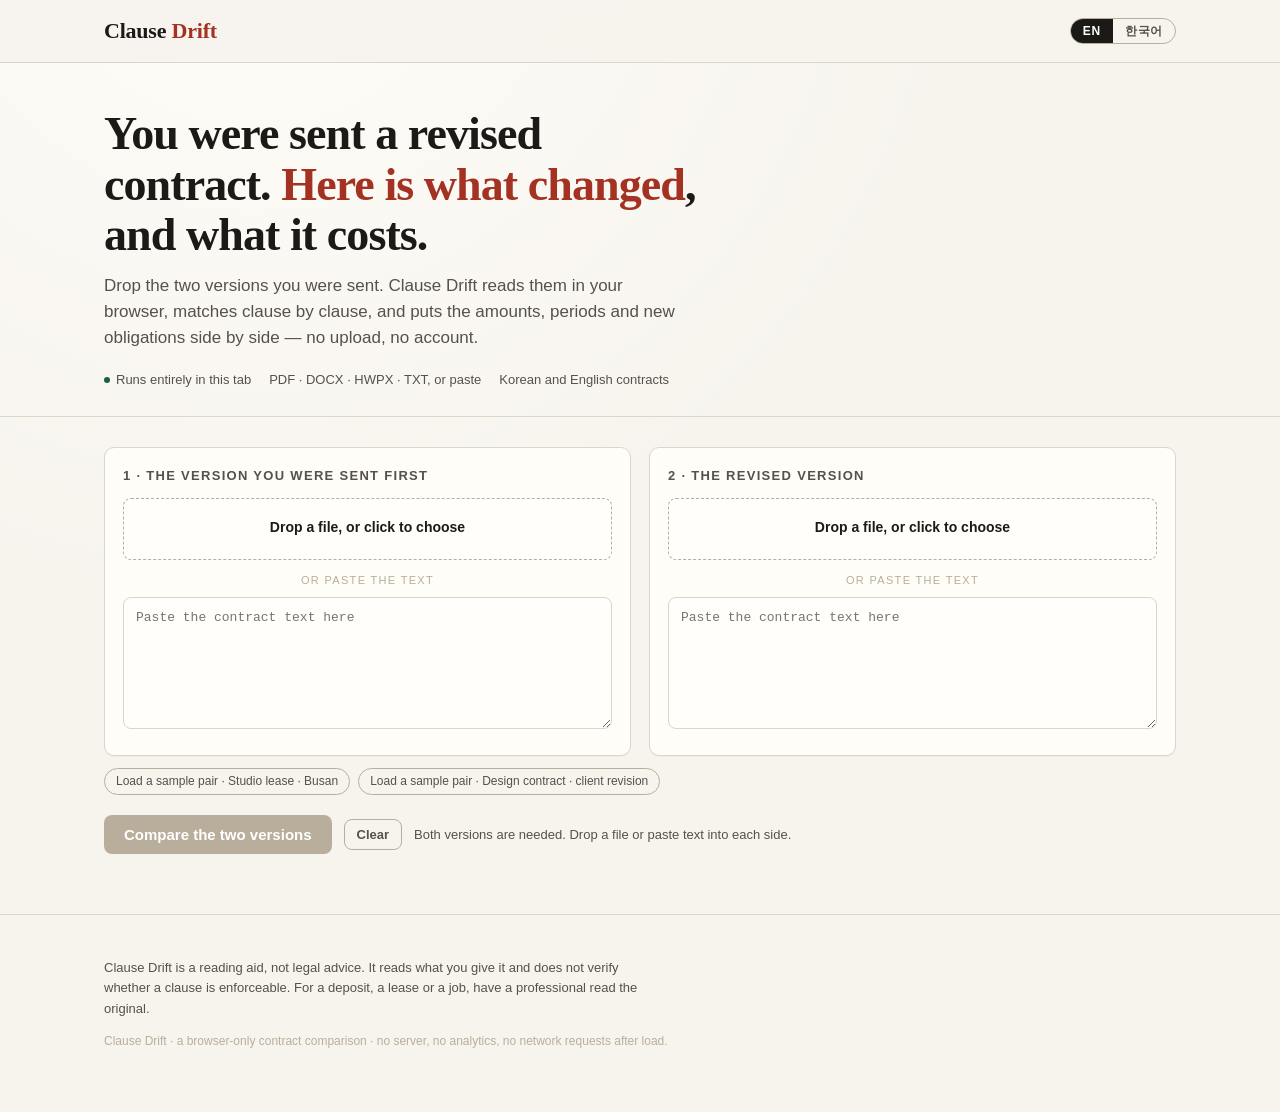
<file: docs/index.html>
<!doctype html>
<html lang="en">
<head>
<meta charset="utf-8" />
<meta name="viewport" content="width=device-width, initial-scale=1" />
<title>Clause Drift — what changed in the contract you were sent</title>
<meta name="description" content="Compare two versions of a contract in your browser: the amounts, the periods and the new obligations, clause by clause. Nothing is uploaded." />
<meta name="color-scheme" content="light" />
<link rel="icon" href="data:image/svg+xml,%3Csvg xmlns='http://www.w3.org/2000/svg' viewBox='0 0 32 32'%3E%3Crect width='32' height='32' rx='6' fill='%23f7f4ee'/%3E%3Cpath d='M8 10h16M8 16h10M8 22h13' stroke='%231b1a17' stroke-width='2'/%3E%3Cpath d='M22 14l4 4-4 4' stroke='%23a33223' stroke-width='2' fill='none'/%3E%3C/svg%3E" />
<link rel="stylesheet" href="style.css" />
</head>
<body>
<header class="top">
  <div class="wrap">
    <a class="brand" href="./">
      <span class="mark">Clause <span>Drift</span></span>
      <span class="sub" data-i18n="app.tagline" style="display:none"></span>
    </a>
    <span class="spacer"></span>
    <div class="lang" role="group" aria-label="Language">
      <button type="button" data-lang="en" aria-pressed="true">EN</button>
      <button type="button" data-lang="ko" aria-pressed="false">한국어</button>
    </div>
  </div>
</header>

<main>
  <section class="hero">
    <div class="wrap">
      <h1 id="tagline">You were sent a revised contract. <em>Here is what changed</em>, and what it costs.</h1>
      <p class="lede" id="lede">Drop the two versions you were sent. Clause Drift reads them in your browser, matches clause by clause, and puts the amounts, periods and new obligations side by side — no upload, no account.</p>
      <div class="meta">
        <span><span class="dot"></span><span data-i18n="meta.offline">Runs entirely in this tab</span></span>
        <span data-i18n="meta.formats">PDF · DOCX · HWPX · TXT, or paste</span>
        <span data-i18n="meta.langs">Korean and English contracts</span>
      </div>
    </div>
  </section>

  <section>
    <div class="wrap">
      <div class="inputs">
        <div class="panel">
          <h2 id="label-a">1 · The version you were sent first</h2>
          <div class="drop" id="drop-a" tabindex="0" role="button" aria-labelledby="label-a">
            <strong id="drop-a-title">Drop a file, or click to choose</strong>
            <span id="drop-a-file" class="file"></span>
            <div id="drop-a-count" class="count"></div>
            <input type="file" id="file-a" accept=".txt,.md,.pdf,.docx,.hwpx,.odt,.csv,text/plain,application/pdf" hidden />
          </div>
          <div class="or" id="or-a">or paste the text</div>
          <label for="text-a" class="sr" hidden>Paste the contract text</label>
          <textarea id="text-a" spellcheck="false" aria-label="Earlier version text"></textarea>
        </div>

        <div class="panel">
          <h2 id="label-b">2 · The revised version</h2>
          <div class="drop" id="drop-b" tabindex="0" role="button" aria-labelledby="label-b">
            <strong id="drop-b-title">Drop a file, or click to choose</strong>
            <span id="drop-b-file" class="file"></span>
            <div id="drop-b-count" class="count"></div>
            <input type="file" id="file-b" accept=".txt,.md,.pdf,.docx,.hwpx,.odt,.csv,text/plain,application/pdf" hidden />
          </div>
          <div class="or" id="or-b">or paste the text</div>
          <textarea id="text-b" spellcheck="false" aria-label="Revised version text"></textarea>
        </div>
      </div>

      <div class="samples">
        <button type="button" data-sample="lease">Load a sample pair · Studio lease (Korean)</button>
        <button type="button" data-sample="freelance">Load a sample pair · Design contract (English)</button>
      </div>

      <div class="actions">
        <button type="button" class="btn" id="run" disabled>Compare the two versions</button>
        <button type="button" class="btn ghost small" id="clear">Clear</button>
        <span class="hint" id="status"></span>
      </div>
    </div>
  </section>

  <section class="results" id="results" aria-live="polite">
    <div class="wrap" id="results-body"></div>
  </section>
</main>

<footer class="foot">
  <div class="wrap">
    <p class="disc" id="disclaimer"></p>
    <p class="src">Clause Drift · a browser-only contract comparison · no server, no analytics, no network requests after load.</p>
  </div>
</footer>

<div class="toast" id="toast" role="status"></div>

<script type="module" src="app.js"></script>
</body>
</html>
</file>
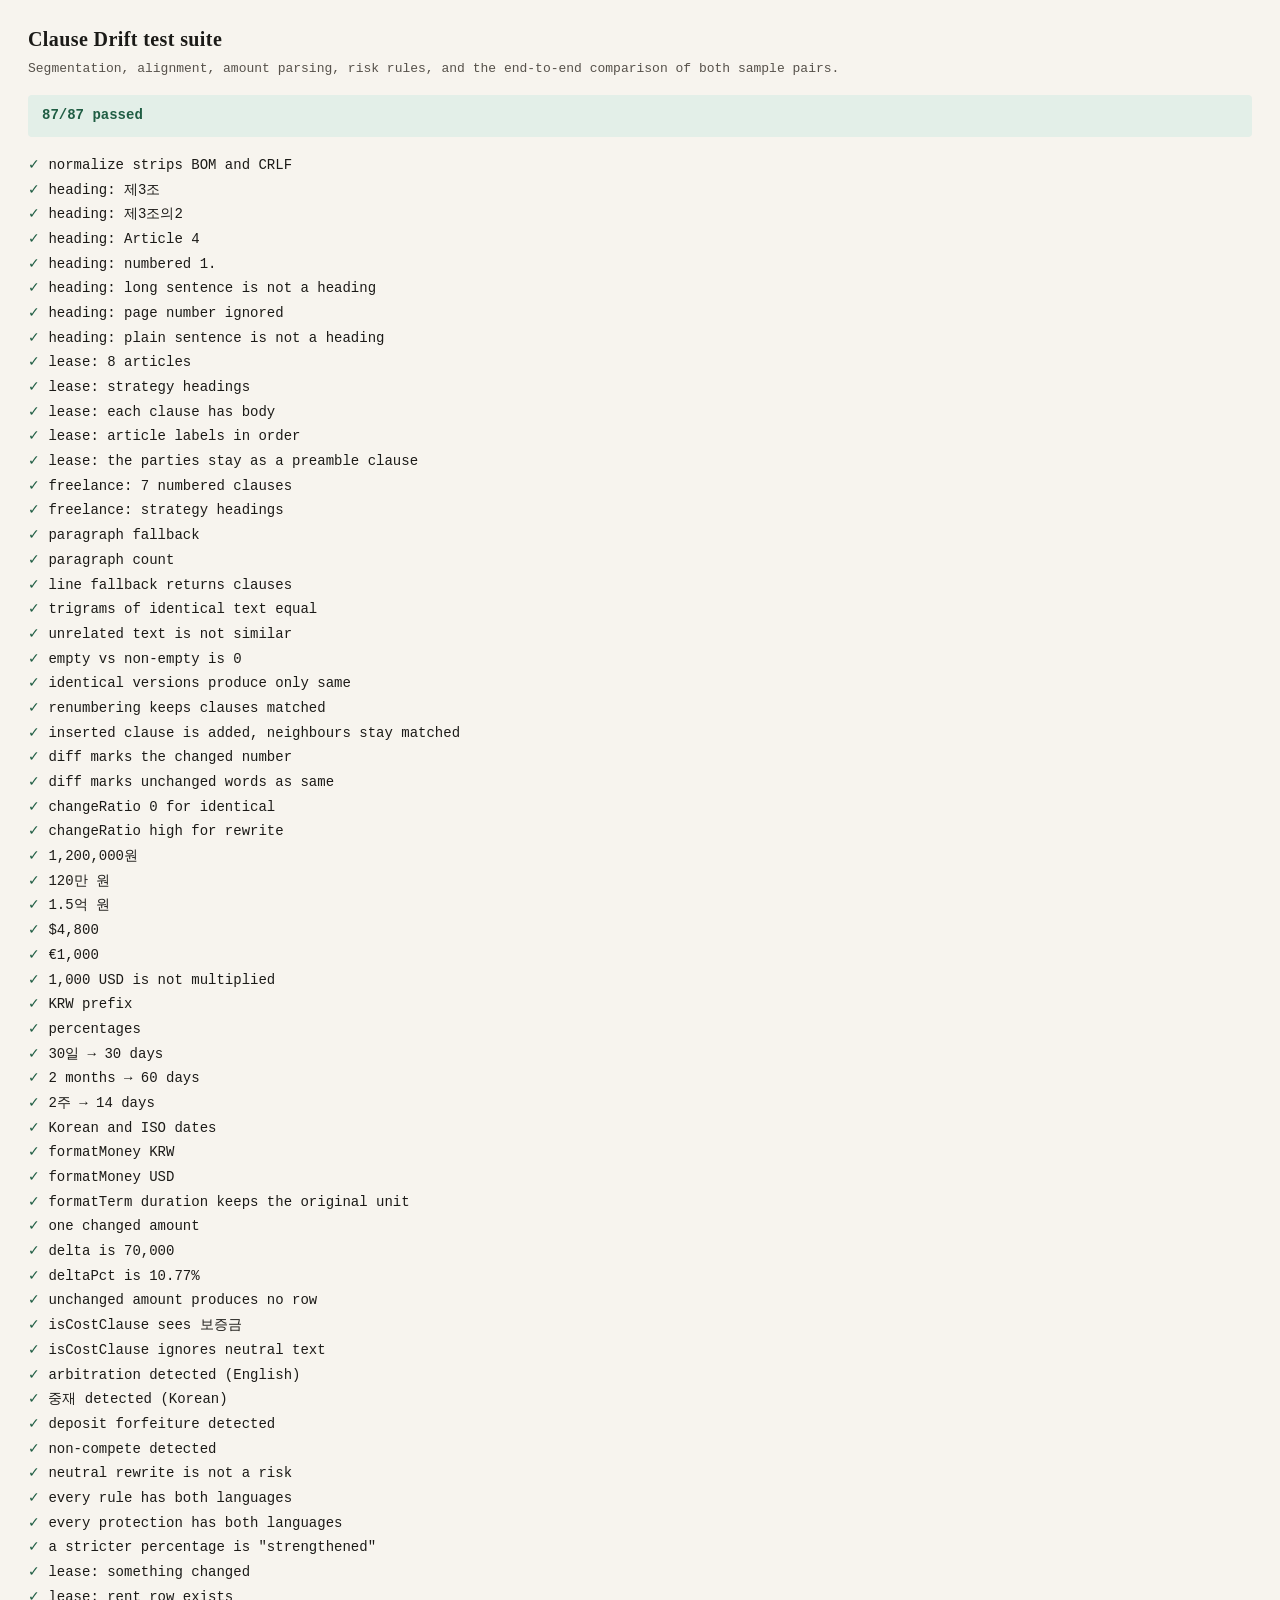
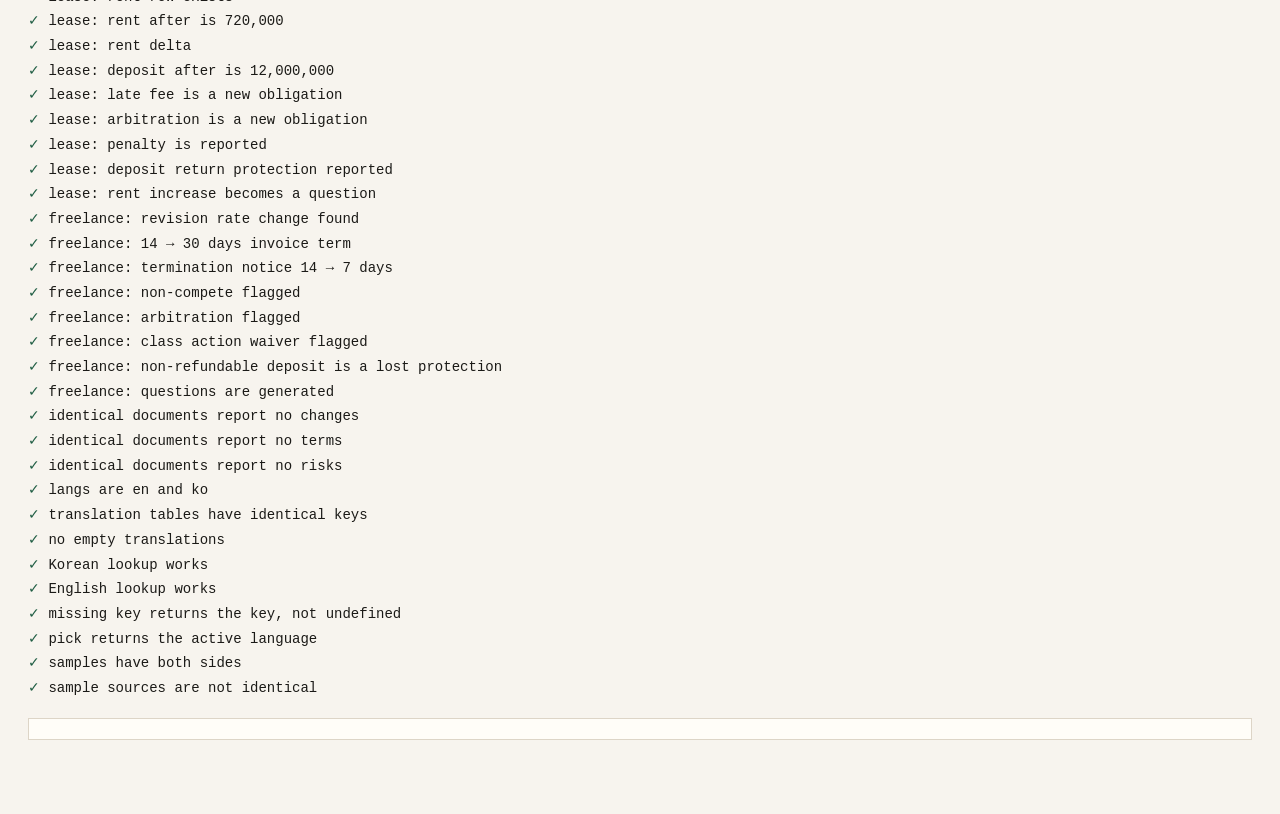
<file: docs/tests.html>
<!doctype html>
<html lang="en">
<head>
<meta charset="utf-8" />
<title>Clause Drift · tests</title>
<link rel="icon" href="data:image/svg+xml,%3Csvg xmlns='http://www.w3.org/2000/svg' viewBox='0 0 32 32'%3E%3Crect width='32' height='32' fill='%23f7f4ee'/%3E%3C/svg%3E" />
<style>
  body { font: 14px/1.55 ui-monospace, SFMono-Regular, Menlo, monospace; background: #f7f4ee; color: #1b1a17; margin: 0; padding: 24px 28px 60px; }
  h1 { font-family: Georgia, serif; font-size: 20px; letter-spacing: .02em; margin: 0 0 4px; }
  p.sub { color: #56514a; margin: 0 0 16px; font-size: 13px; }
  .summary { padding: 10px 14px; border-radius: 4px; margin: 12px 0 18px; font-weight: 600; }
  .ok { background: #e3efe8; color: #1f5d43; }
  .fail { background: #f8e7e3; color: #a33223; }
  ul { list-style: none; padding: 0; margin: 0; }
  li { margin: 3px 0; padding-left: 1.4em; text-indent: -1.4em; }
  li.pass::before { content: "✓ "; color: #1f5d43; }
  li.fail-item::before { content: "✗ "; color: #a33223; }
  li.fail-item { color: #a33223; }
  pre { background: #fffdf8; border: 1px solid #ddd5c7; padding: 10px; overflow: auto; margin-top: 18px; }
</style>
</head>
<body>
<h1>Clause Drift test suite</h1>
<p class="sub">Segmentation, alignment, amount parsing, risk rules, and the end-to-end comparison of both sample pairs.</p>
<div id="summary" class="summary">running…</div>
<ul id="list"></ul>
<pre id="detail"></pre>
<script type="module" src="tests.js"></script>
</body>
</html>
</file>
<file: docs/style.css>
:root {
  --paper: #f7f4ee;
  --paper-2: #fffdf8;
  --ink: #1b1a17;
  --ink-soft: #56514a;
  --line: #ddd5c7;
  --line-strong: #b9ae9b;
  --accent: #1f3d5c;
  --red: #a33223;
  --red-bg: #f8e7e3;
  --green: #1f5d43;
  --green-bg: #e3efe8;
  --amber: #7a5200;
  --amber-bg: #f7eeda;
  --serif: "Iowan Old Style", "Palatino Linotype", Palatino, Georgia, "Times New Roman", serif;
  --sans: -apple-system, BlinkMacSystemFont, "Segoe UI", "Helvetica Neue", Arial, "Apple SD Gothic Neo", "Malgun Gothic", sans-serif;
  --mono: ui-monospace, SFMono-Regular, Menlo, Consolas, monospace;
}

* { box-sizing: border-box; }

html { -webkit-text-size-adjust: 100%; }

body {
  margin: 0;
  background: var(--paper);
  color: var(--ink);
  font: 16px/1.55 var(--sans);
  background-image: radial-gradient(circle at 20% -10%, #fffdf8 0%, transparent 45%);
}

a { color: var(--accent); }

.wrap { max-width: 1120px; margin: 0 auto; padding: 0 24px; }

header.top {
  border-bottom: 1px solid var(--line);
  background: rgba(247, 244, 238, .92);
  position: sticky; top: 0; z-index: 20;
  backdrop-filter: blur(6px);
}
header.top .wrap { display: flex; align-items: center; gap: 16px; height: 62px; }
.brand { display: flex; align-items: baseline; gap: 10px; text-decoration: none; color: var(--ink); }
.brand .mark {
  font-family: var(--serif);
  font-size: 22px; font-weight: 700; letter-spacing: -.01em;
}
.brand .mark span { color: var(--red); }
.brand .sub { font-size: 12px; color: var(--ink-soft); letter-spacing: .12em; text-transform: uppercase; }
.spacer { flex: 1; }
.lang { display: flex; border: 1px solid var(--line-strong); border-radius: 999px; overflow: hidden; }
.lang button {
  border: 0; background: transparent; padding: 6px 12px; font: 600 12px/1 var(--sans);
  color: var(--ink-soft); cursor: pointer; letter-spacing: .06em;
}
.lang button[aria-pressed="true"] { background: var(--ink); color: #fff; }

.hero { padding: 46px 0 26px; border-bottom: 1px solid var(--line); }
.hero h1 {
  font-family: var(--serif); font-weight: 600; font-size: 46px; line-height: 1.1;
  margin: 0 0 12px; letter-spacing: -.02em; max-width: 26ch;
}
.hero h1 em { font-style: normal; color: var(--red); }
.hero p.lede { max-width: 62ch; color: var(--ink-soft); font-size: 17px; margin: 0; }
.hero .meta { margin-top: 18px; display: flex; gap: 18px; flex-wrap: wrap; font-size: 13px; color: var(--ink-soft); }
.hero .meta span { display: inline-flex; align-items: center; gap: 6px; }
.dot { width: 6px; height: 6px; border-radius: 50%; background: var(--green); display: inline-block; }

section { padding: 30px 0; }

.inputs { display: grid; grid-template-columns: 1fr 1fr; gap: 18px; }
.panel {
  background: var(--paper-2);
  border: 1px solid var(--line);
  border-radius: 10px;
  padding: 18px;
  box-shadow: 0 1px 0 rgba(27, 26, 23, .03);
  min-width: 0;
}
.panel h2 { font-size: 13px; letter-spacing: .1em; text-transform: uppercase; color: var(--ink-soft); margin: 0 0 12px; font-weight: 700; }
.drop {
  border: 1.5px dashed var(--line-strong);
  border-radius: 8px;
  padding: 18px 16px;
  text-align: center;
  color: var(--ink-soft);
  font-size: 14px;
  cursor: pointer;
  background: #fffefb;
  transition: border-color .15s, background .15s;
}
.drop:hover, .drop.hot { border-color: var(--accent); background: #f4f8fc; }
.drop strong { display: block; color: var(--ink); font-size: 14px; margin-bottom: 2px; }
.drop .file { font-family: var(--mono); font-size: 12px; color: var(--accent); word-break: break-all; }
.drop .count { font-size: 12px; color: var(--green); }
.or { text-align: center; font-size: 11px; letter-spacing: .12em; text-transform: uppercase; color: var(--line-strong); margin: 12px 0 8px; }
textarea {
  width: 100%; min-height: 132px; resize: vertical;
  border: 1px solid var(--line); border-radius: 8px; padding: 10px 12px;
  font: 13px/1.5 var(--mono); color: var(--ink); background: #fffefb;
}
textarea:focus, .drop:focus-visible, button:focus-visible { outline: 2px solid var(--accent); outline-offset: 2px; }

.samples { display: flex; gap: 8px; flex-wrap: wrap; margin-top: 12px; }
.samples button {
  border: 1px solid var(--line-strong); background: transparent; border-radius: 999px;
  padding: 5px 11px; font: 500 12px/1.3 var(--sans); color: var(--ink-soft); cursor: pointer;
}
.samples button:hover { border-color: var(--accent); color: var(--accent); }

.actions { display: flex; align-items: center; gap: 12px; margin-top: 20px; flex-wrap: wrap; }
.btn {
  border: 0; border-radius: 8px; padding: 12px 20px; font: 600 15px/1 var(--sans);
  cursor: pointer; background: var(--ink); color: #fff;
}
.btn:hover { background: #000; }
.btn[disabled] { background: var(--line-strong); cursor: not-allowed; }
.btn.ghost { background: transparent; color: var(--ink-soft); border: 1px solid var(--line-strong); }
.btn.small { padding: 8px 12px; font-size: 13px; }
.hint { font-size: 13px; color: var(--ink-soft); }
.hint.warn { color: var(--amber); background: var(--amber-bg); border: 1px solid #e8d9b8; padding: 8px 12px; border-radius: 6px; }

.results { display: none; }
.results.on { display: block; }
.verdict {
  background: var(--paper-2); border: 1px solid var(--line); border-left: 5px solid var(--red);
  border-radius: 8px; padding: 20px 22px;
}
.verdict.none { border-left-color: var(--green); }
.verdict h2 { font-family: var(--serif); font-size: 27px; margin: 0 0 6px; font-weight: 600; letter-spacing: -.01em; }
.verdict .sub { color: var(--ink-soft); font-size: 14px; }
.chips { display: flex; gap: 8px; flex-wrap: wrap; margin-top: 14px; }
.chip {
  font-size: 12px; font-weight: 600; padding: 4px 10px; border-radius: 999px;
  background: #efece4; color: var(--ink-soft); border: 1px solid var(--line);
}
.chip.red { background: var(--red-bg); color: var(--red); border-color: #e9c9c1; }
.chip.green { background: var(--green-bg); color: var(--green); border-color: #c6ddcf; }
.chip.amber { background: var(--amber-bg); color: var(--amber); border-color: #e8d9b8; }

h3.sec {
  font-family: var(--serif); font-size: 22px; margin: 40px 0 4px; font-weight: 600; letter-spacing: -.01em;
}
p.sec-hint { margin: 0 0 14px; color: var(--ink-soft); font-size: 13.5px; }

table.terms { width: 100%; border-collapse: collapse; font-size: 14px; background: var(--paper-2); border: 1px solid var(--line); }
table.terms th, table.terms td { text-align: left; padding: 9px 12px; border-bottom: 1px solid var(--line); vertical-align: top; }
table.terms th { font-size: 11px; letter-spacing: .1em; text-transform: uppercase; color: var(--ink-soft); background: #f1ece2; }
table.terms tr:last-child td { border-bottom: 0; }
table.terms td.num { font-family: var(--mono); white-space: nowrap; }
table.terms .dir { color: var(--ink); font-weight: 600; }
table.terms .clause { font-weight: 600; white-space: nowrap; }

.risk {
  border: 1px solid var(--line); border-radius: 8px; background: var(--paper-2);
  padding: 16px 18px; margin-bottom: 10px; border-left: 4px solid var(--amber);
}
.risk.high { border-left-color: var(--red); }
.risk h4 { margin: 0 0 6px; font-size: 16px; font-family: var(--serif); font-weight: 600; }
.risk .tag {
  font-size: 10.5px; letter-spacing: .08em; text-transform: uppercase; font-weight: 700;
  padding: 2px 7px; border-radius: 3px; margin-left: 8px; vertical-align: 2px;
}
.risk.high .tag { background: var(--red-bg); color: var(--red); }
.risk .tag { background: var(--amber-bg); color: var(--amber); }
.risk p { margin: 0 0 8px; font-size: 14px; color: var(--ink-soft); }
.risk .ask {
  font-size: 13.5px; background: #f3f1ea; border-left: 3px solid var(--line-strong);
  padding: 8px 12px; border-radius: 0 4px 4px 0;
}
.risk .ask b { font-size: 11px; letter-spacing: .08em; text-transform: uppercase; color: var(--ink-soft); display: block; margin-bottom: 2px; }
.risk .where { font-family: var(--mono); font-size: 11.5px; color: var(--ink-soft); }

ul.protect { list-style: none; padding: 0; margin: 0; }
ul.protect li { padding: 10px 14px; background: var(--red-bg); border: 1px solid #e9c9c1; border-radius: 6px; margin-bottom: 8px; font-size: 14px; }
ul.protect li b { color: var(--red); }

.clause { border: 1px solid var(--line); border-radius: 8px; background: var(--paper-2); margin-bottom: 10px; overflow: hidden; }
.clause > header {
  display: flex; gap: 10px; align-items: baseline; padding: 11px 14px; background: #f3efe6;
  border-bottom: 1px solid var(--line); flex-wrap: wrap;
}
.clause > header .label { font-weight: 700; font-size: 13px; }
.clause > header .title { color: var(--ink-soft); font-size: 13px; flex: 1; min-width: 0; }
.clause .body { padding: 12px 14px; font-size: 14px; line-height: 1.62; }
.clause .body .del { background: var(--red-bg); color: var(--red); text-decoration: line-through; text-decoration-thickness: 1px; }
.clause .body .ins { background: var(--green-bg); color: var(--green); text-decoration: underline; text-decoration-thickness: 1px; }
.clause .note { font-size: 12.5px; color: var(--ink-soft); padding: 0 14px 12px; }
.clause.added > header { background: var(--green-bg); }
.clause.removed > header { background: var(--red-bg); }
details.folded { margin-bottom: 10px; }
details.folded summary {
  cursor: pointer; font-size: 13px; color: var(--ink-soft); padding: 8px 12px;
  border: 1px dashed var(--line-strong); border-radius: 6px; background: transparent;
}
details.folded .clause { margin-top: 8px; }

ol.questions { padding-left: 20px; margin: 0; }
ol.questions li { margin-bottom: 9px; font-size: 14.5px; }

.receipt {
  font-family: var(--mono); font-size: 12px; color: var(--ink-soft);
  background: #f1ece2; border: 1px solid var(--line); border-radius: 6px;
  padding: 12px 14px; word-break: break-all; margin-top: 12px;
}
.receipt b { color: var(--ink); }

footer.foot { padding: 30px 0 50px; border-top: 1px solid var(--line); margin-top: 30px; }
footer.foot .disc { font-size: 13px; color: var(--ink-soft); max-width: 76ch; }
footer.foot .src { font-size: 12px; color: var(--line-strong); margin-top: 10px; }

.toast {
  position: fixed; left: 50%; bottom: 24px; transform: translateX(-50%) translateY(20px);
  background: var(--ink); color: #fff; padding: 10px 16px; border-radius: 8px;
  font-size: 13px; opacity: 0; pointer-events: none; transition: opacity .2s, transform .2s; z-index: 50;
}
.toast.on { opacity: 1; transform: translateX(-50%) translateY(0); }

@media (max-width: 860px) {
  .hero h1 { font-size: 32px; }
  .inputs { grid-template-columns: 1fr; }
  table.terms { display: block; overflow-x: auto; }
  .wrap { padding: 0 16px; }
}

@media print {
  header.top, .inputs, .actions, .samples, footer.foot .src, .lang { display: none !important; }
  body { background: #fff; font-size: 12px; }
  .results { display: block !important; }
  .clause, .risk, .verdict, table.terms { break-inside: avoid; }
  h3.sec { break-after: avoid; }
}
</file>
